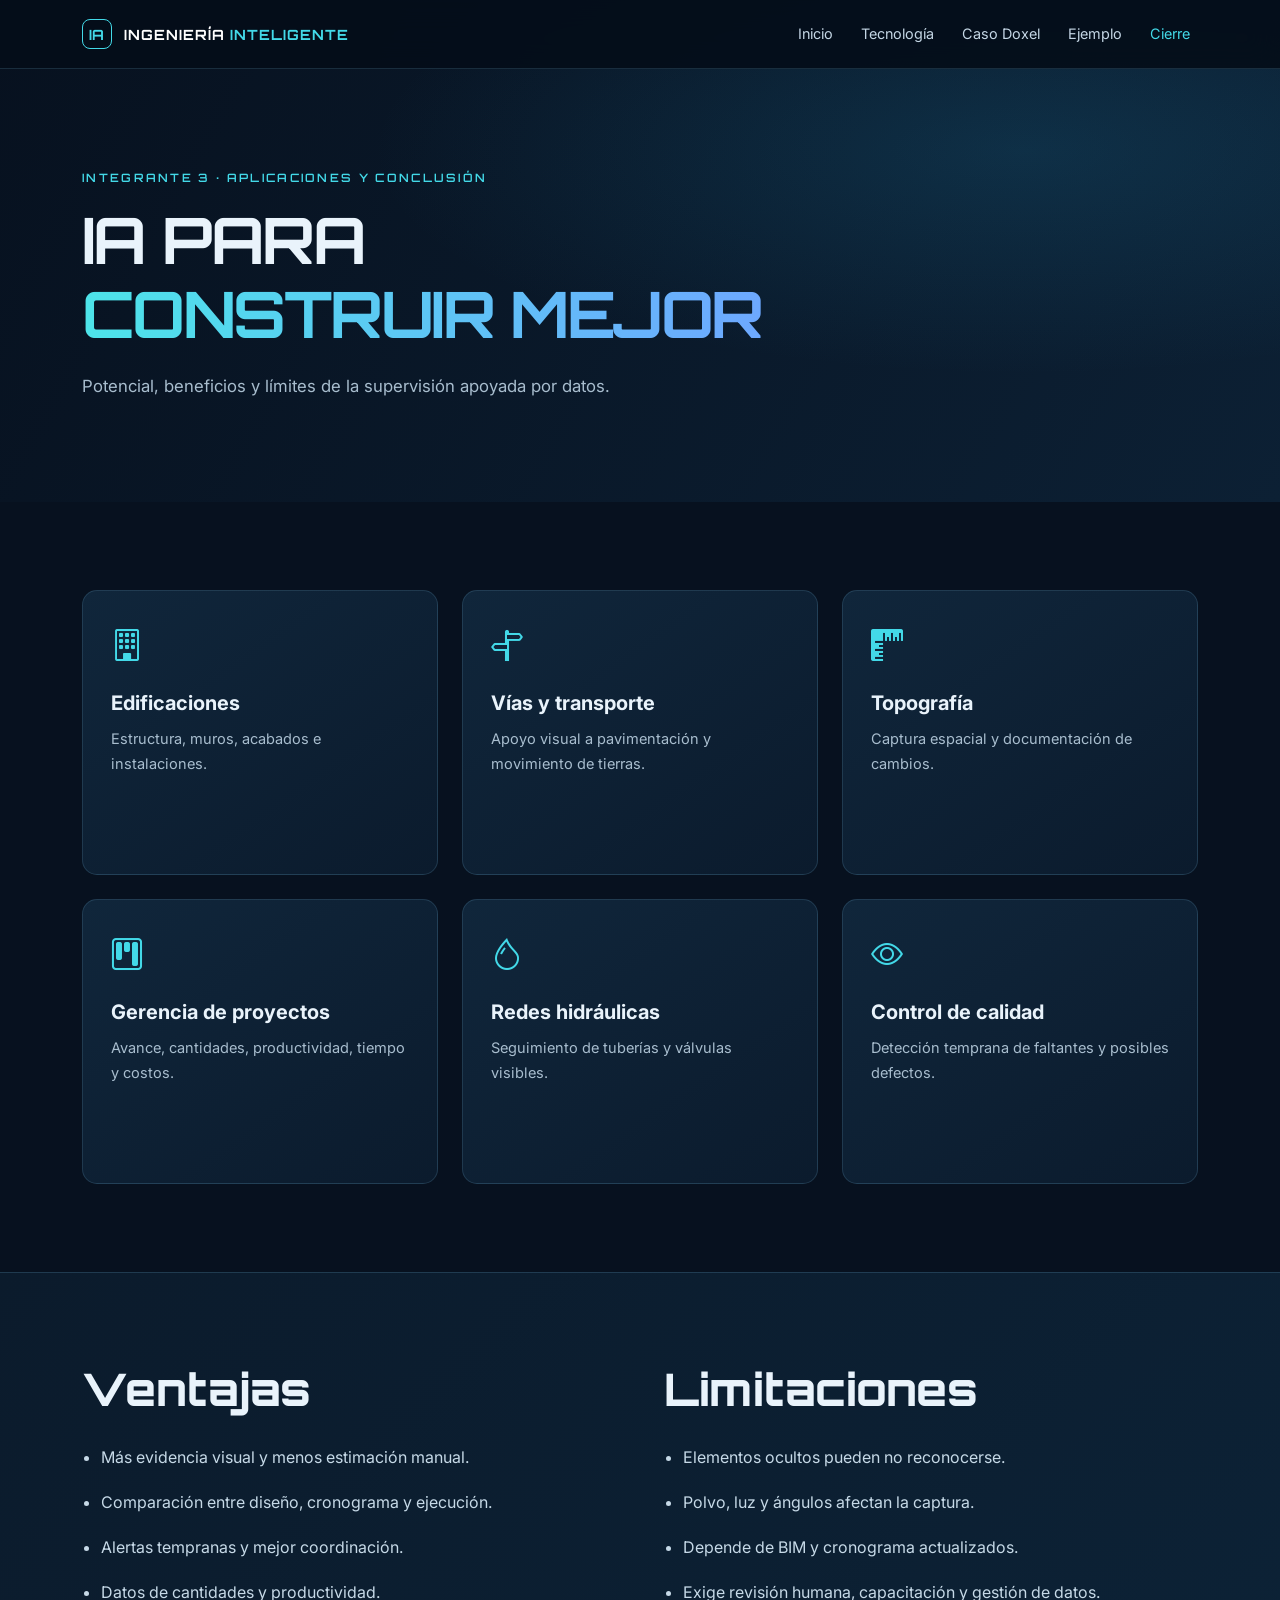
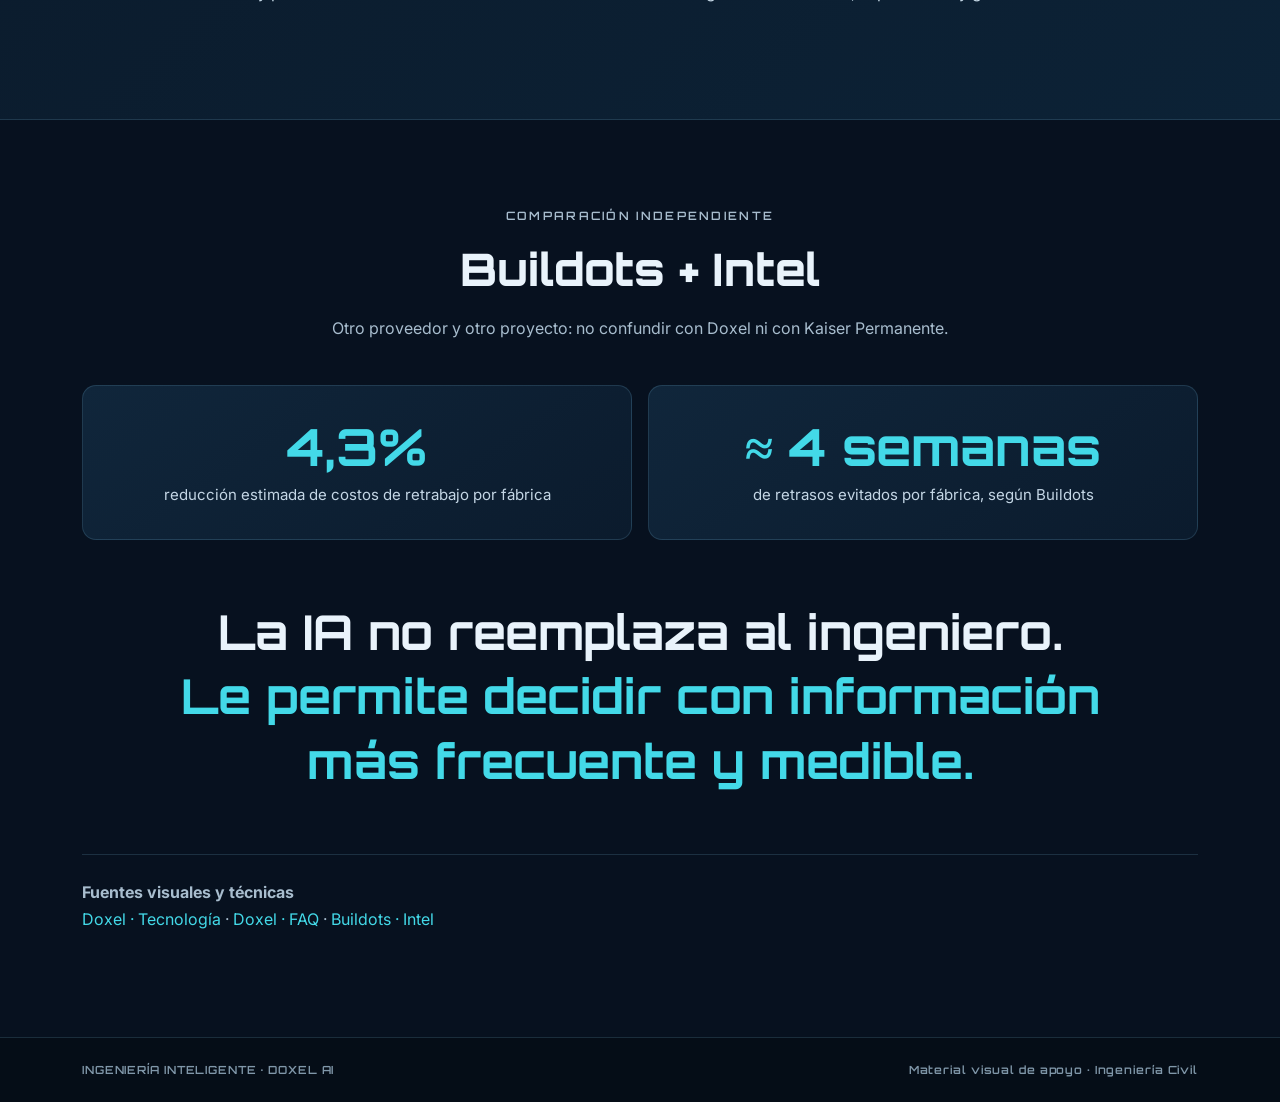
<file: aplicaciones.html>
<!DOCTYPE html><html lang="es"><head><meta charset="UTF-8"><meta name="viewport" content="width=device-width, initial-scale=1.0"><link rel="preconnect" href="https://fonts.googleapis.com"><link rel="preconnect" href="https://fonts.gstatic.com" crossorigin><link href="https://fonts.googleapis.com/css2?family=Inter:wght@400;500;600;700;800&family=Orbitron:wght@500;600;700&display=swap" rel="stylesheet"><link href="https://cdn.jsdelivr.net/npm/bootstrap@5.3.3/dist/css/bootstrap.min.css" rel="stylesheet"><link href="https://cdn.jsdelivr.net/npm/bootstrap-icons@1.11.3/font/bootstrap-icons.min.css" rel="stylesheet"><link rel="stylesheet" href="css/styles.css"><title>Aplicaciones y cierre | IA en Ingeniería Civil</title></head><body><nav class="navbar navbar-expand-lg navbar-dark fixed-top"><div class="container"><a class="navbar-brand" href="index.html"><span class="brand-mark">IA</span> INGENIERÍA <span class="accent">INTELIGENTE</span></a><button class="navbar-toggler" data-bs-toggle="collapse" data-bs-target="#nav"><span class="navbar-toggler-icon"></span></button><div class="collapse navbar-collapse" id="nav"><ul class="navbar-nav ms-auto"><li class="nav-item"><a class="nav-link" href="index.html">Inicio</a></li><li class="nav-item"><a class="nav-link" href="fundamentos.html">Tecnología</a></li><li class="nav-item"><a class="nav-link" href="control-sat.html">Caso Doxel</a></li><li class="nav-item"><a class="nav-link" href="conclusion.html">Ejemplo</a></li><li class="nav-item"><a class="nav-link" href="aplicaciones.html">Cierre</a></li></ul></div></div></nav>
<header class="page-hero"><div class="container"><p class="eyebrow">INTEGRANTE 3 · APLICACIONES Y CONCLUSIÓN</p><h1>IA PARA<br><span class="gradient-text">CONSTRUIR MEJOR</span></h1><p>Potencial, beneficios y límites de la supervisión apoyada por datos.</p></div></header><main><section class="section-pad"><div class="container"><div class="row g-4"><div class="col-md-6 col-lg-4"><article class="application-card"><i class="bi bi-building"></i><h3>Edificaciones</h3><p>Estructura, muros, acabados e instalaciones.</p></article></div><div class="col-md-6 col-lg-4"><article class="application-card"><i class="bi bi-signpost-split"></i><h3>Vías y transporte</h3><p>Apoyo visual a pavimentación y movimiento de tierras.</p></article></div><div class="col-md-6 col-lg-4"><article class="application-card"><i class="bi bi-rulers"></i><h3>Topografía</h3><p>Captura espacial y documentación de cambios.</p></article></div><div class="col-md-6 col-lg-4"><article class="application-card"><i class="bi bi-kanban"></i><h3>Gerencia de proyectos</h3><p>Avance, cantidades, productividad, tiempo y costos.</p></article></div><div class="col-md-6 col-lg-4"><article class="application-card"><i class="bi bi-droplet"></i><h3>Redes hidráulicas</h3><p>Seguimiento de tuberías y válvulas visibles.</p></article></div><div class="col-md-6 col-lg-4"><article class="application-card"><i class="bi bi-eye"></i><h3>Control de calidad</h3><p>Detección temprana de faltantes y posibles defectos.</p></article></div></div></div></section>
<section class="section-pad section-alt"><div class="container"><div class="row g-5"><div class="col-lg-6"><h2>Ventajas</h2><ul class="visual-list"><li>Más evidencia visual y menos estimación manual.</li><li>Comparación entre diseño, cronograma y ejecución.</li><li>Alertas tempranas y mejor coordinación.</li><li>Datos de cantidades y productividad.</li></ul></div><div class="col-lg-6"><h2>Limitaciones</h2><ul class="visual-list"><li>Elementos ocultos pueden no reconocerse.</li><li>Polvo, luz y ángulos afectan la captura.</li><li>Depende de BIM y cronograma actualizados.</li><li>Exige revisión humana, capacitación y gestión de datos.</li></ul></div></div></div></section>
<section class="section-pad"><div class="container"><div class="section-heading"><p class="eyebrow">COMPARACIÓN INDEPENDIENTE</p><h2>Buildots + Intel</h2><p>Otro proveedor y otro proyecto: no confundir con Doxel ni con Kaiser Permanente.</p></div><div class="row g-3"><div class="col-md-6"><div class="metric-card"><strong>4,3%</strong><span>reducción estimada de costos de retrabajo por fábrica</span></div></div><div class="col-md-6"><div class="metric-card"><strong>≈ 4 semanas</strong><span>de retrasos evitados por fábrica, según Buildots</span></div></div></div><div class="final-line">La IA no reemplaza al ingeniero.<br><span>Le permite decidir con información más frecuente y medible.</span></div><div class="sources"><strong>Fuentes visuales y técnicas</strong><p><a href="https://doxel.ai/technology" target="_blank" rel="noopener">Doxel · Tecnología</a> · <a href="https://doxel.ai/faqs" target="_blank" rel="noopener">Doxel · FAQ</a> · <a href="https://buildots.com/case-studies/intel-partners-with-buildots/" target="_blank" rel="noopener">Buildots · Intel</a></p></div></div></section></main>
<footer class="site-footer"><div class="container d-flex flex-wrap justify-content-between gap-2"><span>INGENIERÍA INTELIGENTE · DOXEL AI</span><span>Material visual de apoyo · Ingeniería Civil</span></div></footer><script src="https://cdn.jsdelivr.net/npm/bootstrap@5.3.3/dist/js/bootstrap.bundle.min.js"></script><script src="js/main.js"></script></body></html>
</file>
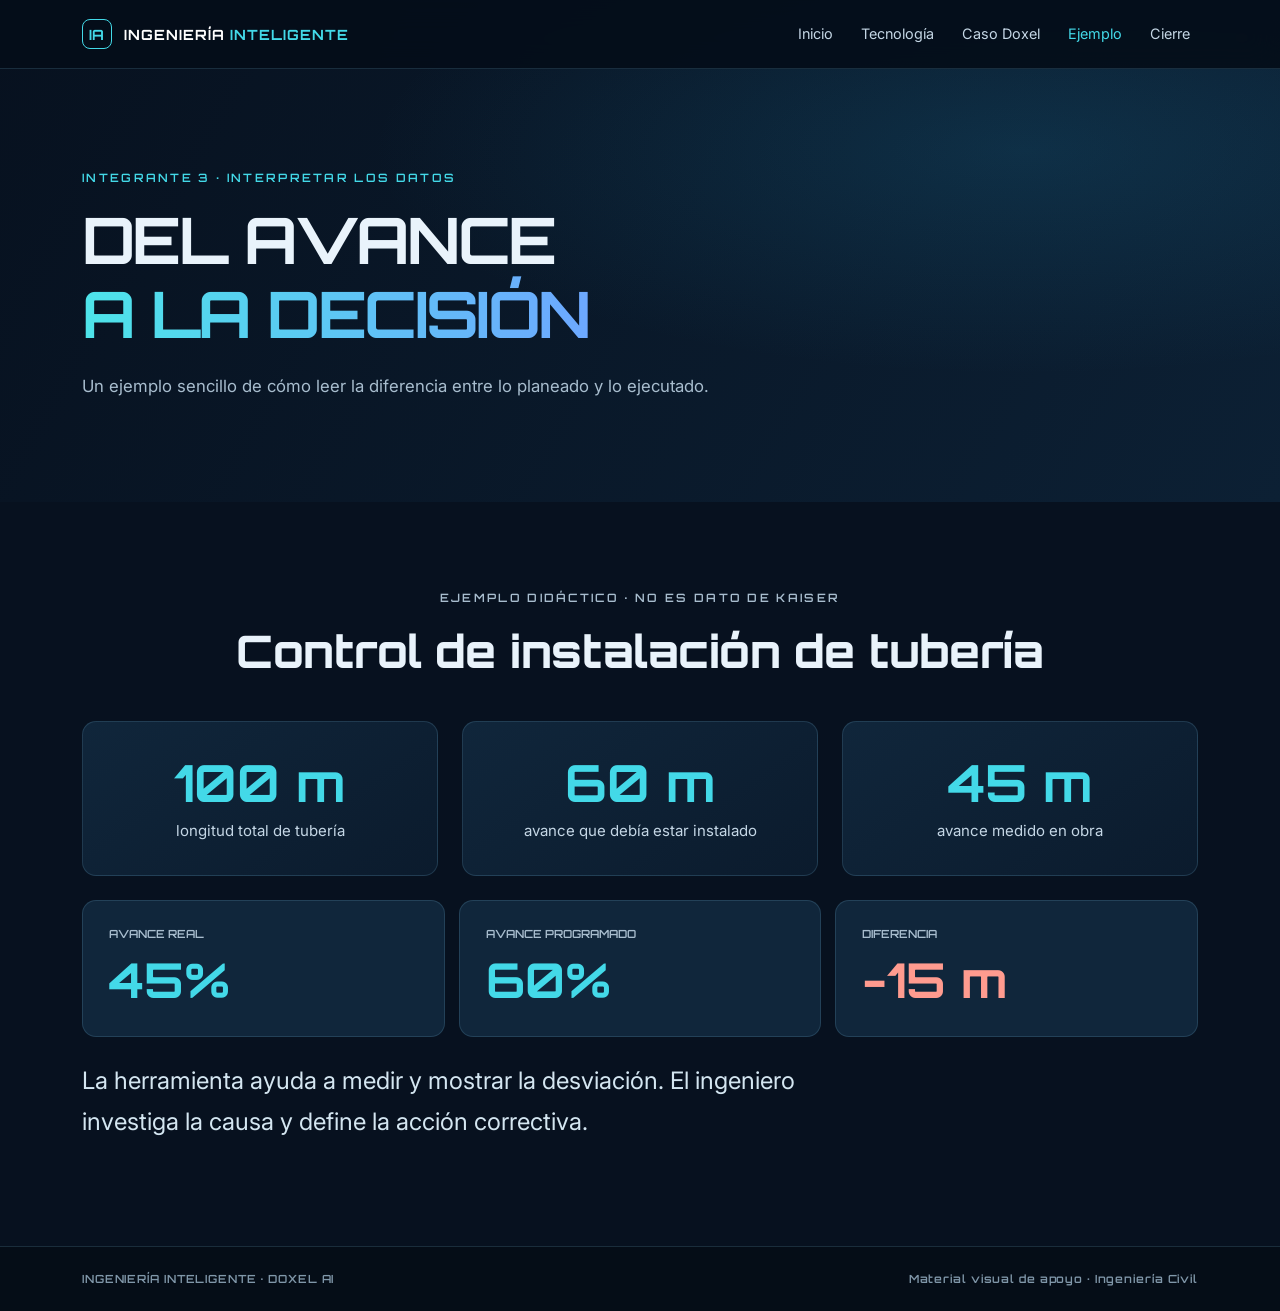
<file: conclusion.html>
<!DOCTYPE html><html lang="es"><head><meta charset="UTF-8"><meta name="viewport" content="width=device-width, initial-scale=1.0"><link rel="preconnect" href="https://fonts.googleapis.com"><link rel="preconnect" href="https://fonts.gstatic.com" crossorigin><link href="https://fonts.googleapis.com/css2?family=Inter:wght@400;500;600;700;800&family=Orbitron:wght@500;600;700&display=swap" rel="stylesheet"><link href="https://cdn.jsdelivr.net/npm/bootstrap@5.3.3/dist/css/bootstrap.min.css" rel="stylesheet"><link href="https://cdn.jsdelivr.net/npm/bootstrap-icons@1.11.3/font/bootstrap-icons.min.css" rel="stylesheet"><link rel="stylesheet" href="css/styles.css"><title>Ejemplo de avance | Doxel AI</title></head><body><nav class="navbar navbar-expand-lg navbar-dark fixed-top"><div class="container"><a class="navbar-brand" href="index.html"><span class="brand-mark">IA</span> INGENIERÍA <span class="accent">INTELIGENTE</span></a><button class="navbar-toggler" data-bs-toggle="collapse" data-bs-target="#nav"><span class="navbar-toggler-icon"></span></button><div class="collapse navbar-collapse" id="nav"><ul class="navbar-nav ms-auto"><li class="nav-item"><a class="nav-link" href="index.html">Inicio</a></li><li class="nav-item"><a class="nav-link" href="fundamentos.html">Tecnología</a></li><li class="nav-item"><a class="nav-link" href="control-sat.html">Caso Doxel</a></li><li class="nav-item"><a class="nav-link" href="conclusion.html">Ejemplo</a></li><li class="nav-item"><a class="nav-link" href="aplicaciones.html">Cierre</a></li></ul></div></div></nav>
<header class="page-hero"><div class="container"><p class="eyebrow">INTEGRANTE 3 · INTERPRETAR LOS DATOS</p><h1>DEL AVANCE<br><span class="gradient-text">A LA DECISIÓN</span></h1><p>Un ejemplo sencillo de cómo leer la diferencia entre lo planeado y lo ejecutado.</p></div></header><main><section class="section-pad"><div class="container"><div class="section-heading"><p class="eyebrow">EJEMPLO DIDÁCTICO · NO ES DATO DE KAISER</p><h2>Control de instalación de tubería</h2></div><div class="row g-4"><div class="col-md-4"><div class="metric-card"><strong>100 m</strong><span>longitud total de tubería</span></div></div><div class="col-md-4"><div class="metric-card"><strong>60 m</strong><span>avance que debía estar instalado</span></div></div><div class="col-md-4"><div class="metric-card"><strong>45 m</strong><span>avance medido en obra</span></div></div></div><div class="calc-visual mt-4"><div><span>AVANCE REAL</span><strong>45%</strong></div><div><span>AVANCE PROGRAMADO</span><strong>60%</strong></div><div><span>DIFERENCIA</span><strong class="negative">−15 m</strong></div></div><p class="lead-visual mt-4">La herramienta ayuda a medir y mostrar la desviación. El ingeniero investiga la causa y define la acción correctiva.</p></div></section></main>
<footer class="site-footer"><div class="container d-flex flex-wrap justify-content-between gap-2"><span>INGENIERÍA INTELIGENTE · DOXEL AI</span><span>Material visual de apoyo · Ingeniería Civil</span></div></footer><script src="https://cdn.jsdelivr.net/npm/bootstrap@5.3.3/dist/js/bootstrap.bundle.min.js"></script><script src="js/main.js"></script></body></html>
</file>
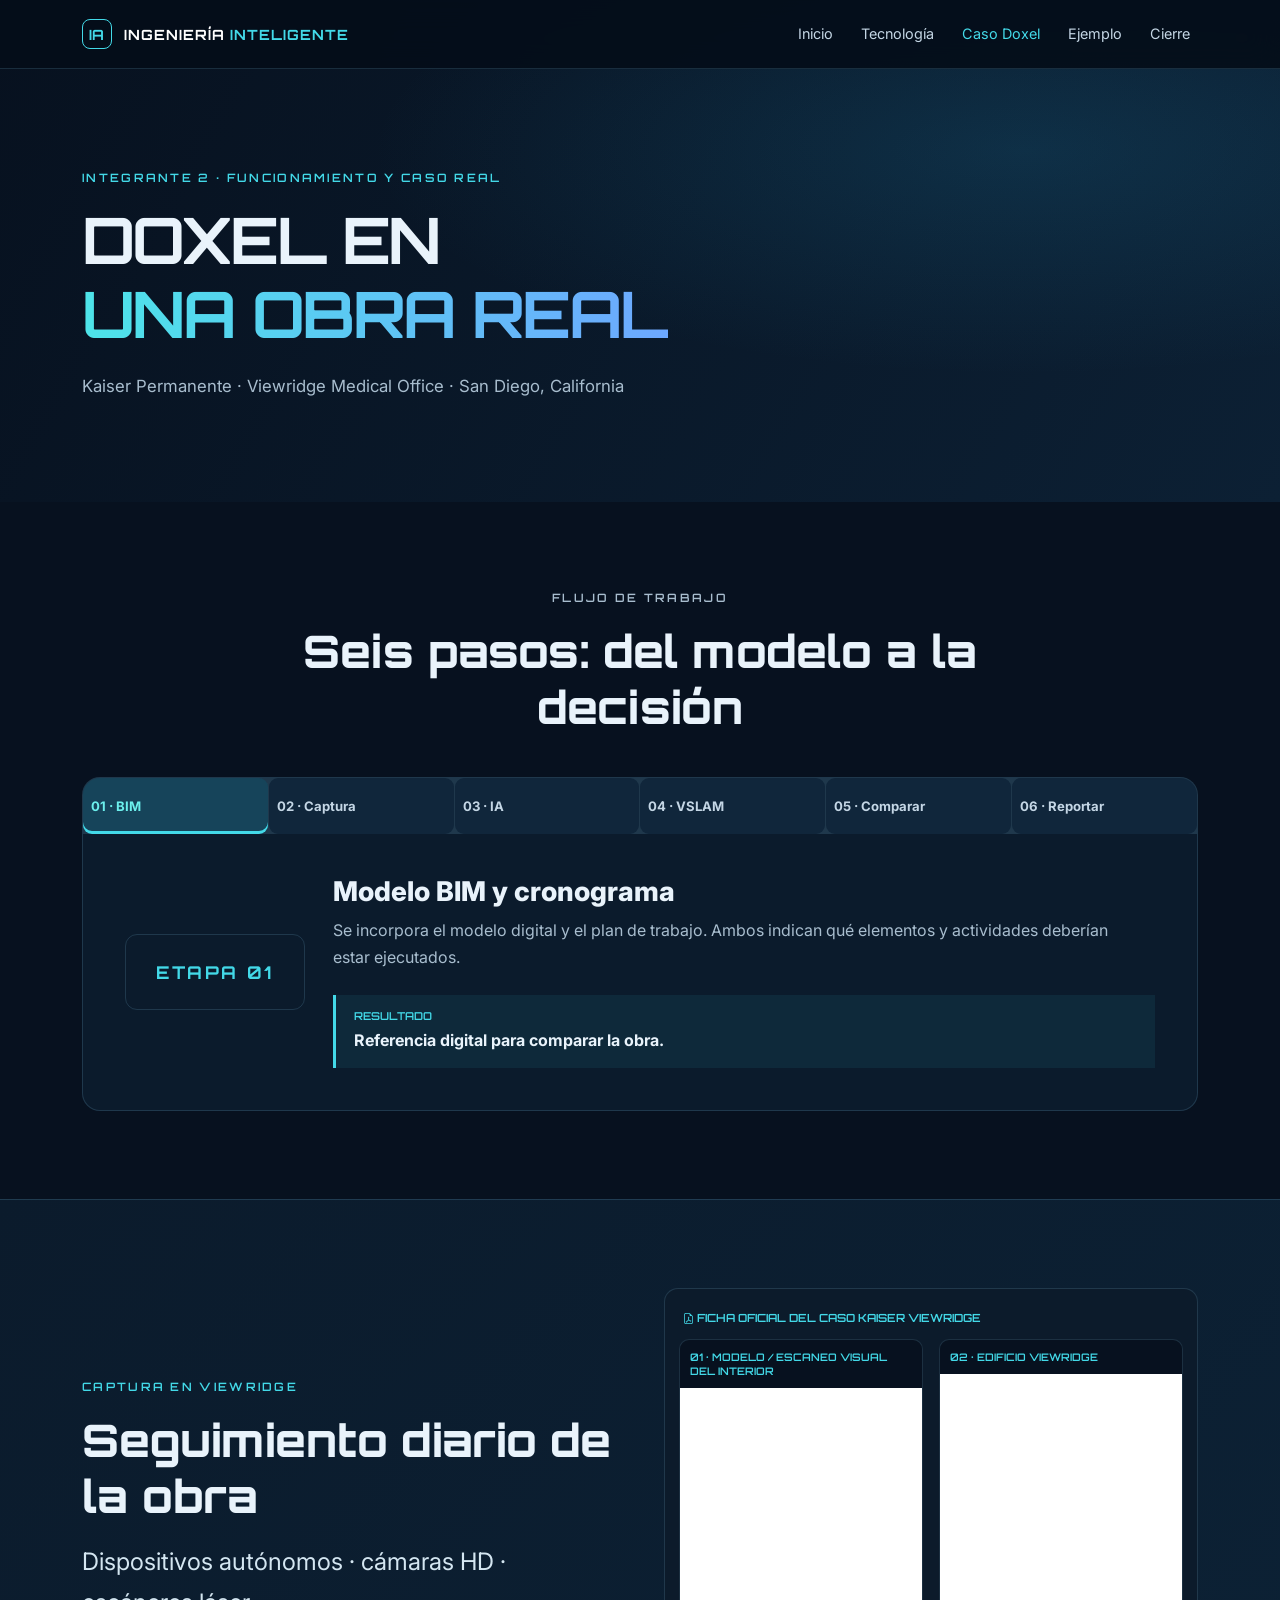
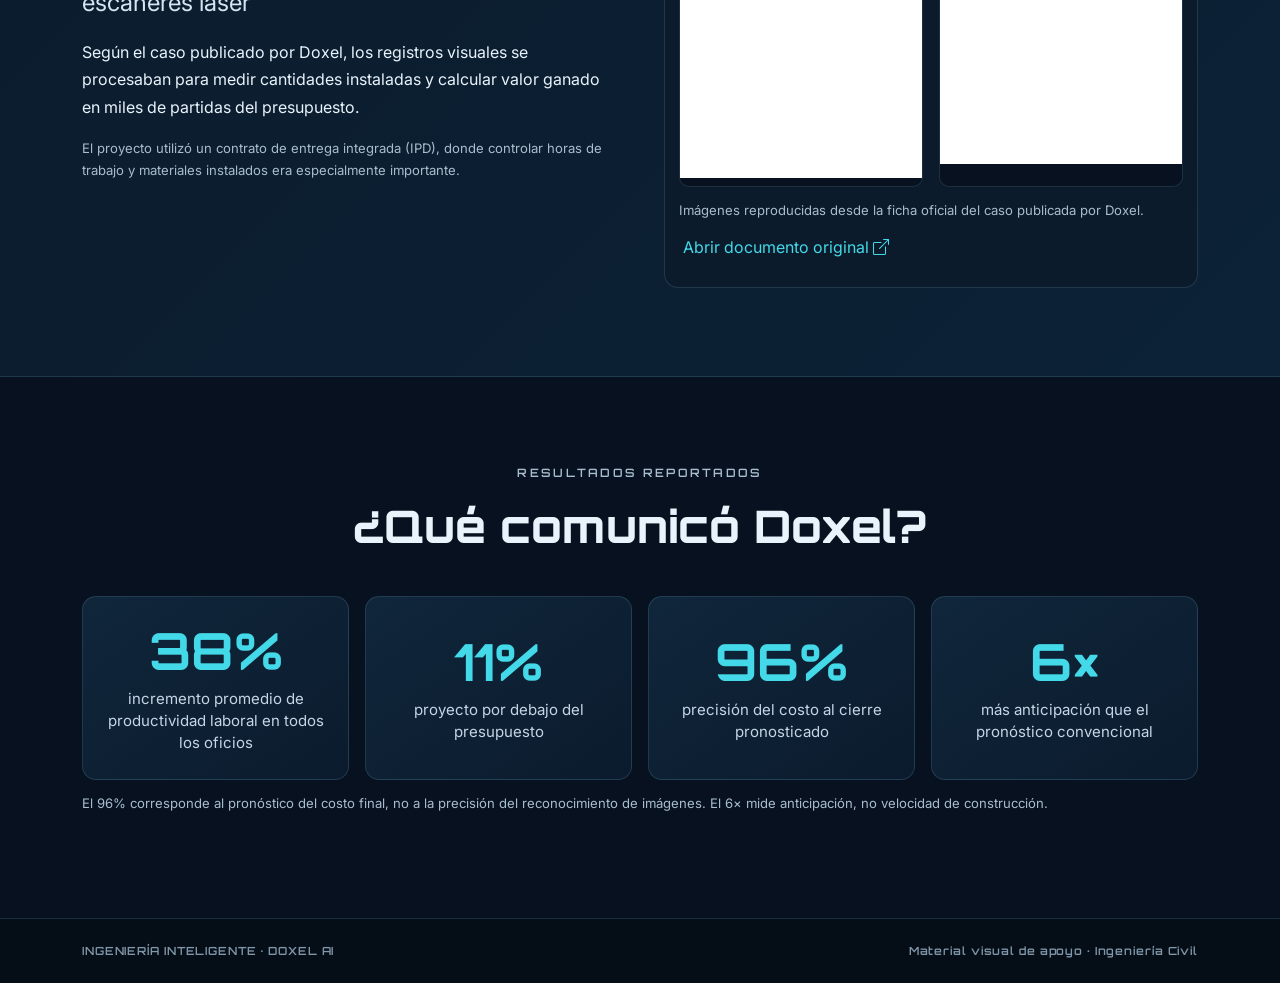
<file: control-sat.html>
<!DOCTYPE html><html lang="es"><head><meta charset="UTF-8"><meta name="viewport" content="width=device-width, initial-scale=1.0"><link rel="preconnect" href="https://fonts.googleapis.com"><link rel="preconnect" href="https://fonts.gstatic.com" crossorigin><link href="https://fonts.googleapis.com/css2?family=Inter:wght@400;500;600;700;800&family=Orbitron:wght@500;600;700&display=swap" rel="stylesheet"><link href="https://cdn.jsdelivr.net/npm/bootstrap@5.3.3/dist/css/bootstrap.min.css" rel="stylesheet"><link href="https://cdn.jsdelivr.net/npm/bootstrap-icons@1.11.3/font/bootstrap-icons.min.css" rel="stylesheet"><link rel="stylesheet" href="css/styles.css"><title>Caso Doxel | Kaiser Permanente</title></head><body><nav class="navbar navbar-expand-lg navbar-dark fixed-top"><div class="container"><a class="navbar-brand" href="index.html"><span class="brand-mark">IA</span> INGENIERÍA <span class="accent">INTELIGENTE</span></a><button class="navbar-toggler" data-bs-toggle="collapse" data-bs-target="#nav"><span class="navbar-toggler-icon"></span></button><div class="collapse navbar-collapse" id="nav"><ul class="navbar-nav ms-auto"><li class="nav-item"><a class="nav-link" href="index.html">Inicio</a></li><li class="nav-item"><a class="nav-link" href="fundamentos.html">Tecnología</a></li><li class="nav-item"><a class="nav-link" href="control-sat.html">Caso Doxel</a></li><li class="nav-item"><a class="nav-link" href="conclusion.html">Ejemplo</a></li><li class="nav-item"><a class="nav-link" href="aplicaciones.html">Cierre</a></li></ul></div></div></nav>
<header class="page-hero"><div class="container"><p class="eyebrow">INTEGRANTE 2 · FUNCIONAMIENTO Y CASO REAL</p><h1>DOXEL EN<br><span class="gradient-text">UNA OBRA REAL</span></h1><p>Kaiser Permanente · Viewridge Medical Office · San Diego, California</p></div></header><main>
<section class="section-pad"><div class="container"><div class="section-heading"><p class="eyebrow">FLUJO DE TRABAJO</p><h2>Seis pasos: del modelo a la decisión</h2></div><div class="process-visual">
<div class="process-tabs"><button class="process-tab active" data-step="0">01 · BIM</button><button class="process-tab" data-step="1">02 · Captura</button><button class="process-tab" data-step="2">03 · IA</button><button class="process-tab" data-step="3">04 · VSLAM</button><button class="process-tab" data-step="4">05 · Comparar</button><button class="process-tab" data-step="5">06 · Reportar</button></div>
<div class="process-display"><div class="process-number" id="processNumber">ETAPA 01</div><div><h3 id="processTitle">Modelo BIM y cronograma</h3><p id="processText">Se incorpora el modelo digital y el plan de trabajo. Ambos indican qué elementos y actividades deberían estar ejecutados.</p><div class="process-output"><span>RESULTADO</span><strong id="processOutput">Referencia digital para comparar la obra.</strong></div></div></div></div></div></section>
<section class="section-pad section-alt"><div class="container"><div class="row g-5 align-items-center"><div class="col-lg-6"><p class="eyebrow">CAPTURA EN VIEWRIDGE</p><h2>Seguimiento diario de la obra</h2><p class="lead-visual">Dispositivos autónomos · cámaras HD · escáneres láser</p><p>Según el caso publicado por Doxel, los registros visuales se procesaban para medir cantidades instaladas y calcular valor ganado en miles de partidas del presupuesto.</p><p class="source-note">El proyecto utilizó un contrato de entrega integrada (IPD), donde controlar horas de trabajo y materiales instalados era especialmente importante.</p></div><div class="col-lg-6"><div class="pdf-preview"><div class="pdf-label"><i class="bi bi-file-earmark-pdf"></i> FICHA OFICIAL DEL CASO KAISER VIEWRIDGE</div><div class="case-visual-grid"><div><span>01 · MODELO / ESCANEO VISUAL DEL INTERIOR</span><iframe title="Visualización del interior capturado en el caso Kaiser Viewridge" src="https://global-uploads.webflow.com/5fd16154d858c12c123188ae/5ff53e90b52491b36f3e6c5e_Doxel-Case-Study-Kaiser-Viewridge-MOB.pdf#page=1&view=FitH"></iframe></div><div><span>02 · EDIFICIO VIEWRIDGE</span><iframe title="Fotografía del edificio Viewridge en la ficha del caso" src="https://global-uploads.webflow.com/5fd16154d858c12c123188ae/5ff53e90b52491b36f3e6c5e_Doxel-Case-Study-Kaiser-Viewridge-MOB.pdf#page=2&view=FitH"></iframe></div></div><small class="image-credit">Imágenes reproducidas desde la ficha oficial del caso publicada por Doxel.</small><a href="https://global-uploads.webflow.com/5fd16154d858c12c123188ae/5ff53e90b52491b36f3e6c5e_Doxel-Case-Study-Kaiser-Viewridge-MOB.pdf" target="_blank" rel="noopener">Abrir documento original <i class="bi bi-box-arrow-up-right"></i></a></div></div></div></section>
<section class="section-pad"><div class="container"><div class="section-heading"><p class="eyebrow">RESULTADOS REPORTADOS</p><h2>¿Qué comunicó Doxel?</h2></div><div class="row g-3"><div class="col-6 col-lg-3"><div class="metric-card"><strong>38%</strong><span>incremento promedio de productividad laboral en todos los oficios</span></div></div><div class="col-6 col-lg-3"><div class="metric-card"><strong>11%</strong><span>proyecto por debajo del presupuesto</span></div></div><div class="col-6 col-lg-3"><div class="metric-card"><strong>96%</strong><span>precisión del costo al cierre pronosticado</span></div></div><div class="col-6 col-lg-3"><div class="metric-card"><strong>6×</strong><span>más anticipación que el pronóstico convencional</span></div></div></div><p class="source-note">El 96% corresponde al pronóstico del costo final, no a la precisión del reconocimiento de imágenes. El 6× mide anticipación, no velocidad de construcción.</p></div></section></main>
<footer class="site-footer"><div class="container d-flex flex-wrap justify-content-between gap-2"><span>INGENIERÍA INTELIGENTE · DOXEL AI</span><span>Material visual de apoyo · Ingeniería Civil</span></div></footer><script src="https://cdn.jsdelivr.net/npm/bootstrap@5.3.3/dist/js/bootstrap.bundle.min.js"></script><script src="js/main.js"></script></body></html>
</file>
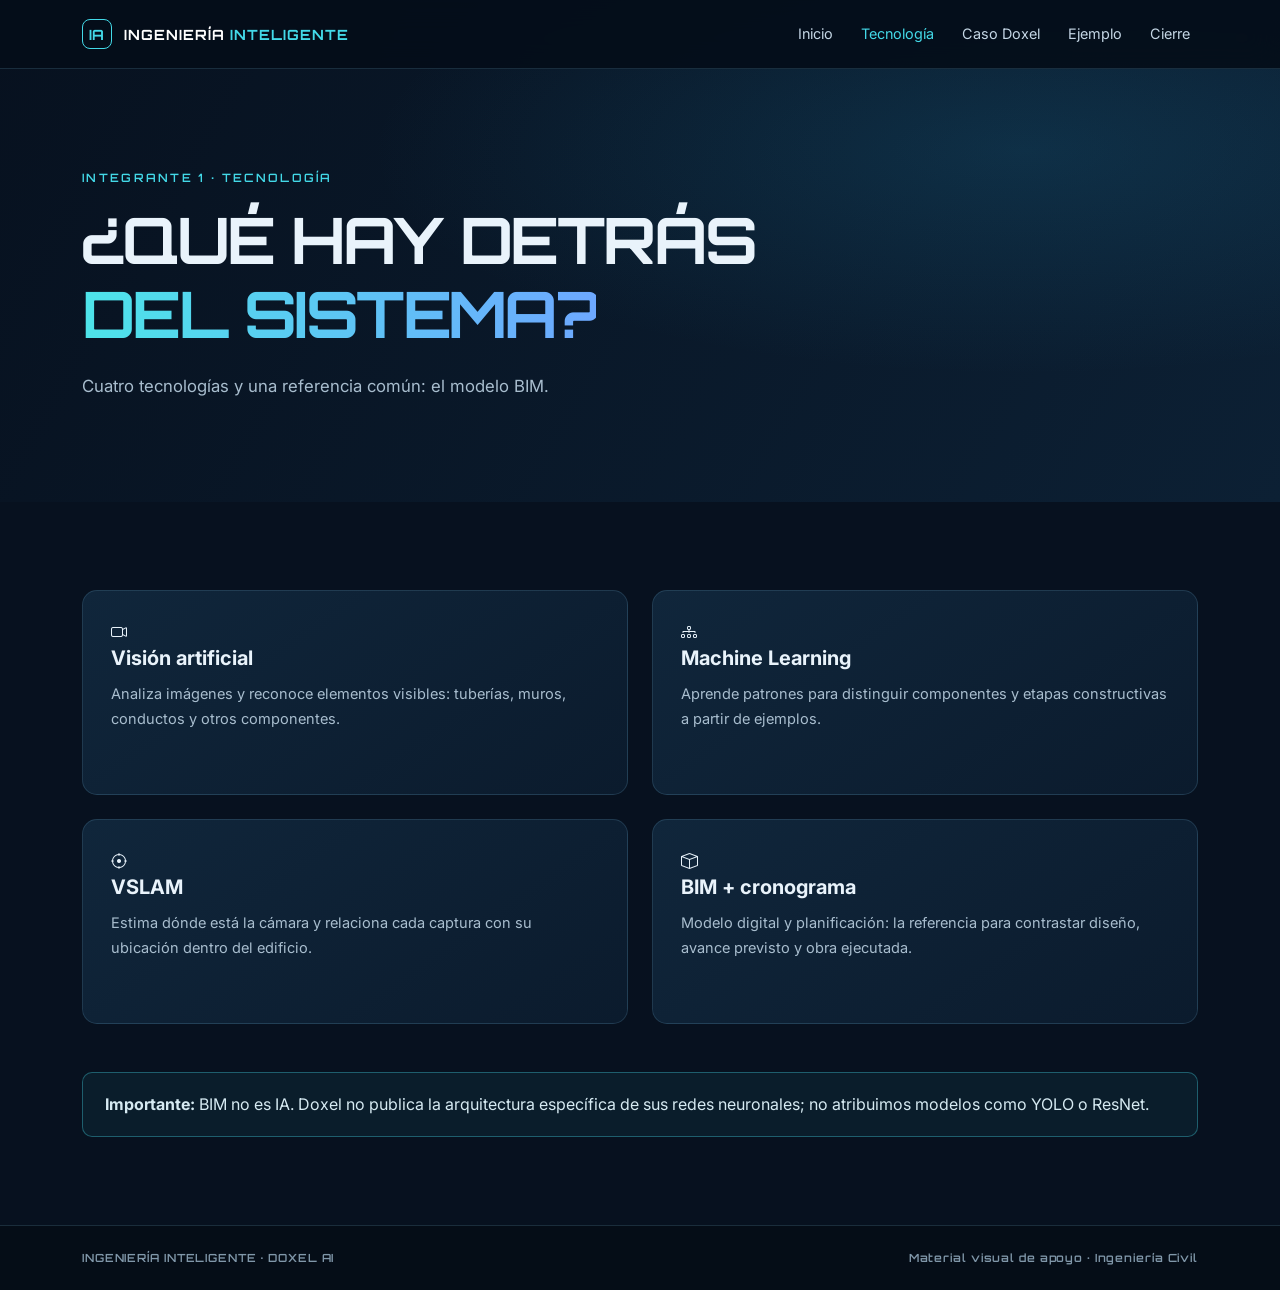
<file: fundamentos.html>
<!DOCTYPE html><html lang="es"><head><meta charset="UTF-8"><meta name="viewport" content="width=device-width, initial-scale=1.0"><link rel="preconnect" href="https://fonts.googleapis.com"><link rel="preconnect" href="https://fonts.gstatic.com" crossorigin><link href="https://fonts.googleapis.com/css2?family=Inter:wght@400;500;600;700;800&family=Orbitron:wght@500;600;700&display=swap" rel="stylesheet"><link href="https://cdn.jsdelivr.net/npm/bootstrap@5.3.3/dist/css/bootstrap.min.css" rel="stylesheet"><link href="https://cdn.jsdelivr.net/npm/bootstrap-icons@1.11.3/font/bootstrap-icons.min.css" rel="stylesheet"><link rel="stylesheet" href="css/styles.css"><title>Tecnología | Doxel AI</title></head><body><nav class="navbar navbar-expand-lg navbar-dark fixed-top"><div class="container"><a class="navbar-brand" href="index.html"><span class="brand-mark">IA</span> INGENIERÍA <span class="accent">INTELIGENTE</span></a><button class="navbar-toggler" data-bs-toggle="collapse" data-bs-target="#nav"><span class="navbar-toggler-icon"></span></button><div class="collapse navbar-collapse" id="nav"><ul class="navbar-nav ms-auto"><li class="nav-item"><a class="nav-link" href="index.html">Inicio</a></li><li class="nav-item"><a class="nav-link" href="fundamentos.html">Tecnología</a></li><li class="nav-item"><a class="nav-link" href="control-sat.html">Caso Doxel</a></li><li class="nav-item"><a class="nav-link" href="conclusion.html">Ejemplo</a></li><li class="nav-item"><a class="nav-link" href="aplicaciones.html">Cierre</a></li></ul></div></div></nav>
<header class="page-hero"><div class="container"><p class="eyebrow">INTEGRANTE 1 · TECNOLOGÍA</p><h1>¿QUÉ HAY DETRÁS<br><span class="gradient-text">DEL SISTEMA?</span></h1><p>Cuatro tecnologías y una referencia común: el modelo BIM.</p></div></header><main><section class="section-pad"><div class="container"><div class="row g-4"><div class="col-md-6"><article class="tech-card visual-tech"><i class="bi bi-camera-video"></i><h3>Visión artificial</h3><p>Analiza imágenes y reconoce elementos visibles: tuberías, muros, conductos y otros componentes.</p></article></div><div class="col-md-6"><article class="tech-card visual-tech"><i class="bi bi-diagram-3"></i><h3>Machine Learning</h3><p>Aprende patrones para distinguir componentes y etapas constructivas a partir de ejemplos.</p></article></div><div class="col-md-6"><article class="tech-card visual-tech"><i class="bi bi-crosshair"></i><h3>VSLAM</h3><p>Estima dónde está la cámara y relaciona cada captura con su ubicación dentro del edificio.</p></article></div><div class="col-md-6"><article class="tech-card visual-tech"><i class="bi bi-box"></i><h3>BIM + cronograma</h3><p>Modelo digital y planificación: la referencia para contrastar diseño, avance previsto y obra ejecutada.</p></article></div></div><div class="note-strip mt-5"><strong>Importante:</strong> BIM no es IA. Doxel no publica la arquitectura específica de sus redes neuronales; no atribuimos modelos como YOLO o ResNet.</div></div></section></main>
<footer class="site-footer"><div class="container d-flex flex-wrap justify-content-between gap-2"><span>INGENIERÍA INTELIGENTE · DOXEL AI</span><span>Material visual de apoyo · Ingeniería Civil</span></div></footer><script src="https://cdn.jsdelivr.net/npm/bootstrap@5.3.3/dist/js/bootstrap.bundle.min.js"></script><script src="js/main.js"></script></body></html>
</file>
<file: css/styles.css>
:root{
  --bg:#07111f;--bg2:#0b192a;--panel:#102238;--panel2:#132b42;--line:rgba(120,190,220,.18);
  --text:#e9f3fb;--muted:#a8bdce;--cyan:#43d9e8;--blue:#4d8dff;--green:#55e0b2;
}
*{box-sizing:border-box}html{scroll-behavior:smooth}body{margin:0;background:var(--bg);color:var(--text);font-family:'Inter',sans-serif;line-height:1.7}
a{color:var(--cyan);text-decoration:none}a:hover{color:#9cf4f7}.navbar{background:rgba(5,14,26,.92);backdrop-filter:blur(14px);border-bottom:1px solid var(--line);padding:14px 0}.navbar-brand{font:700 .88rem 'Orbitron',sans-serif;letter-spacing:.07em;color:#fff}.brand-mark{display:inline-grid;place-items:center;width:30px;height:30px;margin-right:7px;border:1px solid var(--cyan);border-radius:8px;color:var(--cyan)}.accent{color:var(--cyan)}.nav-link{color:#c4d6e5!important;font-size:.9rem;margin-left:12px}.nav-link:hover,.nav-link.active{color:var(--cyan)!important}
.hero{min-height:760px;position:relative;display:flex;align-items:center;overflow:hidden;padding:140px 0 80px;background:radial-gradient(ellipse at 78% 40%,rgba(32,131,171,.22),transparent 40%),linear-gradient(135deg,#07111f,#0b2034 65%,#07111f)}.hero:after{content:"";position:absolute;inset:0;background-image:linear-gradient(rgba(80,190,220,.055) 1px,transparent 1px),linear-gradient(90deg,rgba(80,190,220,.055) 1px,transparent 1px);background-size:48px 48px;mask-image:linear-gradient(to bottom,black,transparent)}.hero-grid{position:absolute;width:500px;height:500px;border:1px solid rgba(67,217,232,.15);border-radius:50%;right:-80px;top:130px;box-shadow:0 0 0 55px rgba(67,217,232,.025),0 0 0 110px rgba(67,217,232,.02)}.hero-content{position:relative;z-index:1}.eyebrow{font:600 .72rem 'Orbitron',sans-serif;letter-spacing:.2em;color:var(--cyan);margin-bottom:18px}.pulse,.live-dot{display:inline-block;width:8px;height:8px;background:var(--green);border-radius:50%;margin-right:8px;box-shadow:0 0 12px var(--green)}h1,h2,h3{line-height:1.2}h1{font:700 clamp(2.3rem,6vw,5rem)/1.15 'Orbitron',sans-serif;letter-spacing:-.04em}.gradient-text{background:linear-gradient(90deg,#4de4e9,#6da8ff);-webkit-background-clip:text;background-clip:text;color:transparent}.hero-lead{max-width:690px;color:#c1d4e2;font-size:1.13rem;margin-top:24px}.btn-primary-custom,.btn-outline-custom{padding:13px 21px;border-radius:9px;font-weight:700}.btn-primary-custom{background:linear-gradient(100deg,#1aaebd,#367de4);border:0;color:#041522}.btn-primary-custom:hover{color:#041522;filter:brightness(1.12)}.btn-outline-custom{border:1px solid rgba(105,207,226,.5);color:var(--text)}.btn-outline-custom:hover{background:rgba(67,217,232,.1);color:#fff}.hero-stats{max-width:900px}.stat{height:100%;border-left:2px solid var(--cyan);padding:5px 15px}.stat strong{display:block;font:700 2rem 'Orbitron',sans-serif;color:var(--cyan)}.stat span{display:block;color:var(--muted);font-size:.78rem;max-width:230px}.micro-note{font-size:.75rem;color:#8299ad}.section-pad{padding:95px 0}.section-alt{background:linear-gradient(180deg,#0a1929,#0b1c2e)}.section-heading{max-width:760px;margin-bottom:42px}.section-heading h2,.section-pad h2{font:600 clamp(1.8rem,4vw,2.8rem) 'Orbitron',sans-serif;margin-bottom:18px}.section-heading p:not(.eyebrow),.lead-copy{color:var(--muted)}.feature-card,.tech-card,.application-card,.metric-card,.route-card{height:100%;background:linear-gradient(145deg,rgba(19,43,66,.92),rgba(11,28,46,.96));border:1px solid var(--line);border-radius:16px;padding:28px;transition:transform .25s,border-color .25s}.feature-card:hover,.tech-card:hover,.application-card:hover,.route-card:hover{transform:translateY(-5px);border-color:rgba(67,217,232,.55)}.feature-card>i,.application-card>i{font-size:1.8rem;color:var(--cyan);display:inline-block;margin-bottom:22px}.feature-card h3,.tech-card h3,.application-card h3,.route-card h3{font-size:1.13rem;font-weight:700;margin-bottom:12px}.feature-card p,.tech-card p,.application-card p,.route-card p{color:var(--muted);font-size:.91rem;margin:0}.diagram-card{border:1px solid var(--line);border-radius:18px;padding:25px;background:rgba(4,16,29,.65);box-shadow:0 20px 60px rgba(0,0,0,.22)}.diagram-title{font:600 .68rem 'Orbitron',sans-serif;letter-spacing:.12em;color:var(--muted);margin-bottom:20px}.flow-node{display:flex;align-items:center;gap:13px;padding:12px 16px;border:1px solid var(--line);border-radius:10px;background:var(--panel);font-size:.88rem}.flow-node i{font-size:1.2rem;color:var(--cyan)}.highlight-node{border-color:rgba(67,217,232,.5);background:#102d40}.result-node{border-color:rgba(85,224,178,.45)}.result-node i{color:var(--green)}.flow-arrow{text-align:center;color:var(--cyan);line-height:1.5}.route-card{display:block;position:relative;min-height:205px;padding:25px}.route-card>span{font:600 .7rem 'Orbitron',sans-serif;color:var(--cyan)}.route-card h3{margin-top:20px}.route-card>i{position:absolute;right:22px;bottom:20px}.site-footer{border-top:1px solid var(--line);padding:25px 0;background:#050d17;color:#8098ab;font-size:.8rem}.site-footer a{color:var(--cyan)}
.page-hero{padding:170px 0 85px;background:radial-gradient(ellipse at 80% 30%,rgba(30,128,170,.2),transparent 45%),linear-gradient(120deg,#07111f,#0c2034)}.page-hero h1{font-size:clamp(2.2rem,5vw,4rem)}.page-hero p:not(.eyebrow){max-width:720px;color:var(--muted);font-size:1.05rem;margin-top:22px}
.tech-card{min-height:260px}.tech-icon{font-size:2rem;color:var(--cyan);margin-bottom:18px}.tag{display:inline-block;margin-top:18px;padding:5px 10px;border:1px solid rgba(67,217,232,.3);border-radius:30px;color:var(--cyan);font-size:.72rem}.process-layout{display:grid;grid-template-columns:minmax(220px,.75fr) 1.4fr;gap:24px}.process-tabs{display:grid;gap:9px}.process-tab{border:1px solid var(--line);border-radius:9px;padding:13px 16px;text-align:left;background:#0c2033;color:#c7d8e5}.process-tab span{font:600 .72rem 'Orbitron';color:var(--cyan);margin-right:12px}.process-tab.active{background:#12334a;border-color:var(--cyan);color:white}.process-detail{padding:34px;border:1px solid var(--line);border-radius:15px;background:linear-gradient(140deg,#122c43,#0a1b2c)}.process-number{font:600 .7rem 'Orbitron';color:var(--cyan);letter-spacing:.15em}.process-detail h3{font:600 1.5rem 'Orbitron';margin:18px 0}.process-detail p{color:var(--muted)}.process-output{padding:15px;background:rgba(67,217,232,.08);border-left:2px solid var(--cyan);margin-top:24px;font-size:.9rem}.notice-card{display:flex;gap:20px;padding:28px;border:1px solid rgba(67,217,232,.28);background:rgba(16,42,62,.65);border-radius:15px}.notice-card>i{font-size:1.7rem;color:var(--cyan)}.notice-card h3{font-size:1.1rem}.notice-card p{color:var(--muted);margin-bottom:0}
.application-card{min-height:285px}.app-limit{border-top:1px solid var(--line);margin-top:20px;padding-top:15px;color:#9bb1c2;font-size:.82rem}.app-limit b{color:var(--cyan)}.limit-row{display:flex;gap:18px;padding:20px;border-bottom:1px solid var(--line)}.limit-row>i{font-size:1.5rem;color:var(--cyan)}.limit-row h3{font-size:1rem}.limit-row p{color:var(--muted);font-size:.88rem;margin:0}
.case-highlight{padding:30px;border:1px solid rgba(67,217,232,.35);border-radius:16px;background:linear-gradient(145deg,#12314a,#0a1929)}.case-label{font:600 .65rem 'Orbitron';letter-spacing:.15em;color:var(--cyan)}.case-highlight h3{font:600 1.2rem 'Orbitron';margin:12px 0}.case-highlight p{color:var(--muted)}.case-divider{height:1px;background:var(--line);margin:25px 0}.timeline{max-width:850px;margin:auto;position:relative}.timeline:before{content:"";position:absolute;left:25px;top:20px;bottom:20px;width:1px;background:rgba(67,217,232,.4)}.timeline-item{display:flex;gap:25px;position:relative;padding:0 0 28px}.timeline-item>span{z-index:1;flex:0 0 52px;height:52px;display:grid;place-items:center;border:1px solid var(--cyan);border-radius:50%;background:#0b2033;color:var(--cyan);font:600 .8rem 'Orbitron'}.timeline-item h3{font-size:1.1rem}.timeline-item p{color:var(--muted);margin:0}.metric-card{padding:32px;text-align:center}.metric-card strong{font:700 clamp(2.5rem,6vw,4.3rem) 'Orbitron';color:var(--cyan)}.metric-card h3{font-size:1.1rem;margin:15px 0}.metric-card p{color:var(--muted);font-size:.88rem}.caveat{padding:16px 18px;border:1px solid rgba(255,190,90,.3);background:rgba(160,105,30,.09);border-radius:10px;color:#d5c5a8;font-size:.85rem}.caveat i{color:#f1bd64;margin-right:8px}
.calculator-card{padding:30px;border:1px solid var(--line);border-radius:16px;background:#0e2337}.calculator-card label{display:block;color:var(--muted);font-size:.82rem;margin-bottom:8px}.form-control{background:#071726;border-color:#29465d;color:white}.form-control:focus{background:#071726;color:white;border-color:var(--cyan);box-shadow:0 0 0 .2rem rgba(67,217,232,.12)}.calc-result{height:100%;padding:17px;background:#122d43;border-radius:10px}.calc-result span{display:block;color:var(--muted);font-size:.78rem}.calc-result strong{font:600 1.55rem 'Orbitron';color:var(--cyan)}.progress-label{display:flex;justify-content:space-between;color:var(--muted);font-size:.83rem}.progress{height:10px;background:#071522}.planned-bar{background:#6685a3}.actual-bar{background:linear-gradient(90deg,#19b9c8,#4c8cff)}.deviation{color:#ffc477;font-weight:600}.intel-card{height:100%;padding:30px;border:1px solid var(--line);border-radius:15px;background:#10283e}.intel-card h3{font:600 1.25rem 'Orbitron';margin:15px 0}.intel-card p{color:var(--muted)}.small-metric{height:100%;min-height:150px;padding:20px;border:1px solid var(--line);border-radius:12px;background:#10243a}.small-metric strong{display:block;font:700 1.8rem 'Orbitron';color:var(--cyan);margin-bottom:12px}.small-metric span{font-size:.78rem;color:var(--muted)}.closing-quote{padding:35px;border-left:3px solid var(--cyan);background:rgba(67,217,232,.06);font:500 clamp(1.1rem,2.5vw,1.6rem) 'Orbitron';line-height:1.5}.source-list{display:grid;gap:0}.source-item{display:flex;gap:22px;padding:23px 0;border-bottom:1px solid var(--line)}.source-item>span{font:600 .8rem 'Orbitron';color:var(--cyan)}.source-item h3{font-size:1rem}.source-item p{color:var(--muted);font-size:.86rem;margin-bottom:7px}.source-item a{font-size:.85rem}
@media(max-width:767px){.hero{min-height:auto;padding:135px 0 65px}.hero-grid{right:-280px}.section-pad{padding:65px 0}.process-layout{grid-template-columns:1fr}.process-tabs{grid-template-columns:1fr 1fr}.process-tab{font-size:.8rem}.notice-card{padding:20px}.page-hero{padding:140px 0 60px}.navbar-brand{font-size:.72rem}}

/* Presentación visual: poco texto, jerarquía y elementos de gran formato */
.section-heading{text-align:center;max-width:850px;margin:0 auto 42px}.section-heading h2,.section-pad h2{font-size:clamp(1.8rem,3.5vw,2.8rem);font-weight:800}.section-heading p{color:var(--muted)}
.section-pad{padding:88px 0}.section-alt{background:linear-gradient(135deg,#0b1b2c,#0c2236);border-top:1px solid var(--line);border-bottom:1px solid var(--line)}
.hero-tags{display:flex;flex-wrap:wrap;gap:10px;margin-top:28px}.hero-tags span{font:600 .68rem 'Orbitron';letter-spacing:.08em;color:#bcebf0;border:1px solid var(--line);background:#0d2639;padding:9px 12px;border-radius:5px}
.lead-visual{font-size:clamp(1.15rem,2vw,1.5rem);color:#d4e6f1;max-width:800px}.visual-photo{width:100%;max-height:350px;object-fit:contain;background:#102238;border:1px solid var(--line);border-radius:16px;padding:24px}.image-credit,.source-note{display:block;color:var(--muted);font-size:.82rem;margin-top:12px}.big-statement{font:700 clamp(1.5rem,3vw,2.5rem) 'Orbitron';line-height:1.4}.big-statement span{color:var(--cyan)}.callout-line{border-left:3px solid var(--cyan);padding:12px 18px;color:#c9e9f0;background:rgba(67,217,232,.06)}
.metric-card{height:100%;min-height:155px;padding:25px 20px;border:1px solid var(--line);border-radius:14px;background:linear-gradient(145deg,#10263b,#0b1b2d);display:flex;flex-direction:column;justify-content:center;gap:10px}.metric-card strong{font:700 clamp(2rem,4vw,3.25rem) 'Orbitron';color:var(--cyan);line-height:1.1}.metric-card span{color:#c4d6e5;font-size:.94rem;line-height:1.45}.tech-card,.application-card{height:100%;background:linear-gradient(145deg,#10263b,#0b1b2d);border:1px solid var(--line);border-radius:15px;padding:28px}.visual-tech{min-height:205px}.tech-card h3,.application-card h3{font-size:1.25rem;font-weight:700}.tech-card p,.application-card p{color:var(--muted);margin-bottom:0}.tech-icon,.application-card>i{font-size:2rem;color:var(--cyan);display:block;margin-bottom:18px}
.note-strip{border:1px solid rgba(67,217,232,.35);border-radius:10px;padding:18px 22px;background:rgba(67,217,232,.06);color:#d6eaf2}.process-visual{border:1px solid var(--line);border-radius:18px;background:#0b1b2c;overflow:hidden}.process-tabs{display:grid;grid-template-columns:repeat(6,1fr);gap:1px;background:var(--line)}.process-tab{border:0;background:#10263b;color:#c4d6e5;padding:17px 8px;font-weight:700;font-size:.82rem}.process-tab.active{background:#16445a;color:#6cf0ed;box-shadow:inset 0 -3px var(--cyan)}.process-display{display:grid;grid-template-columns:180px 1fr;gap:28px;align-items:center;padding:42px}.process-number{font:700 1.1rem 'Orbitron';color:var(--cyan);border:1px solid var(--line);border-radius:12px;padding:26px 12px;text-align:center}.process-display h3{font-size:1.7rem;font-weight:800}.process-display p{color:var(--muted);max-width:780px}.process-output{display:flex;flex-direction:column;gap:4px;margin-top:24px;padding:14px 18px;background:rgba(67,217,232,.07);border-left:3px solid var(--cyan)}.process-output span{font:600 .68rem 'Orbitron';color:var(--cyan)}.process-output strong{font-size:1rem}.pdf-preview{background:#0c1b2b;border:1px solid var(--line);border-radius:14px;padding:14px}.pdf-preview iframe{width:100%;height:420px;border:0;background:white}.pdf-label{font:600 .7rem 'Orbitron';color:var(--cyan);padding:8px 4px 14px}.pdf-preview>a{display:block;padding:12px 4px}.calc-visual{display:grid;grid-template-columns:repeat(3,1fr);gap:14px}.calc-visual>div{padding:26px;border:1px solid var(--line);border-radius:14px;background:#10263b;display:flex;flex-direction:column;gap:8px}.calc-visual span{font:600 .7rem 'Orbitron';color:var(--muted)}.calc-visual strong{font:700 clamp(1.7rem,4vw,3rem) 'Orbitron';color:var(--cyan)}.calc-visual .negative{color:#ff9b8f}.visual-list{padding-left:1.2rem;color:#c6d9e7}.visual-list li{padding:9px 0}.final-line{font:700 clamp(1.6rem,4vw,3rem) 'Orbitron';text-align:center;line-height:1.35;margin:60px auto;max-width:950px}.final-line span{color:var(--cyan)}.sources{border-top:1px solid var(--line);padding-top:24px;color:var(--muted)}.site-footer{padding:25px 0;background:#050d17;border-top:1px solid var(--line);color:#8097a9;font:600 .7rem 'Orbitron';letter-spacing:.08em}
@media(max-width:767px){.section-pad{padding:60px 0}.process-tabs{grid-template-columns:repeat(3,1fr)}.process-display{grid-template-columns:1fr;padding:25px}.process-number{width:max-content}.calc-visual{grid-template-columns:1fr}.pdf-preview iframe{height:320px}.hero{min-height:650px}}

.case-visual-grid{display:grid;grid-template-columns:1fr;gap:16px}.case-visual-grid>div{border:1px solid var(--line);border-radius:10px;overflow:hidden;background:#07111f}.case-visual-grid span{display:block;font:600 .65rem 'Orbitron';color:var(--cyan);padding:10px}.case-visual-grid iframe{width:100%;height:360px;border:0;background:#fff}
@media(min-width:900px){.case-visual-grid{grid-template-columns:1fr 1fr}.case-visual-grid iframe{height:390px}}
</file>
